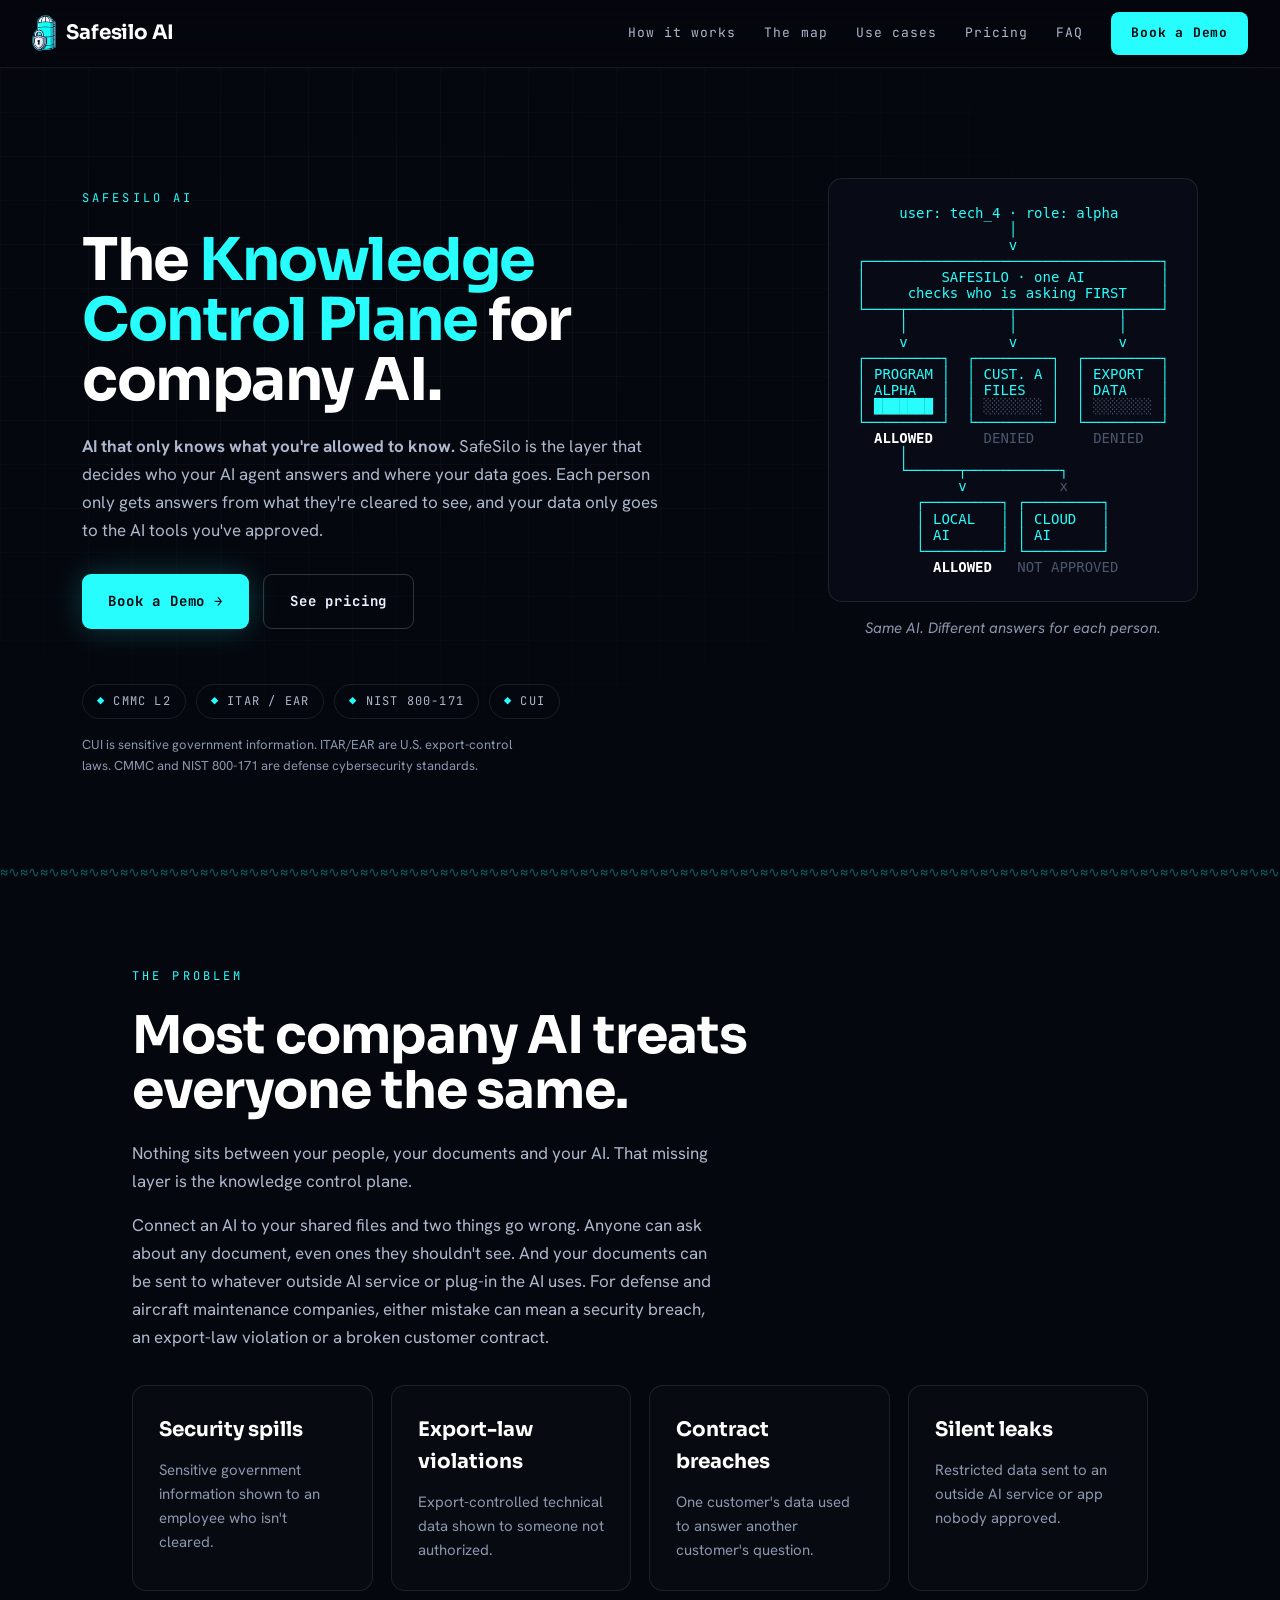
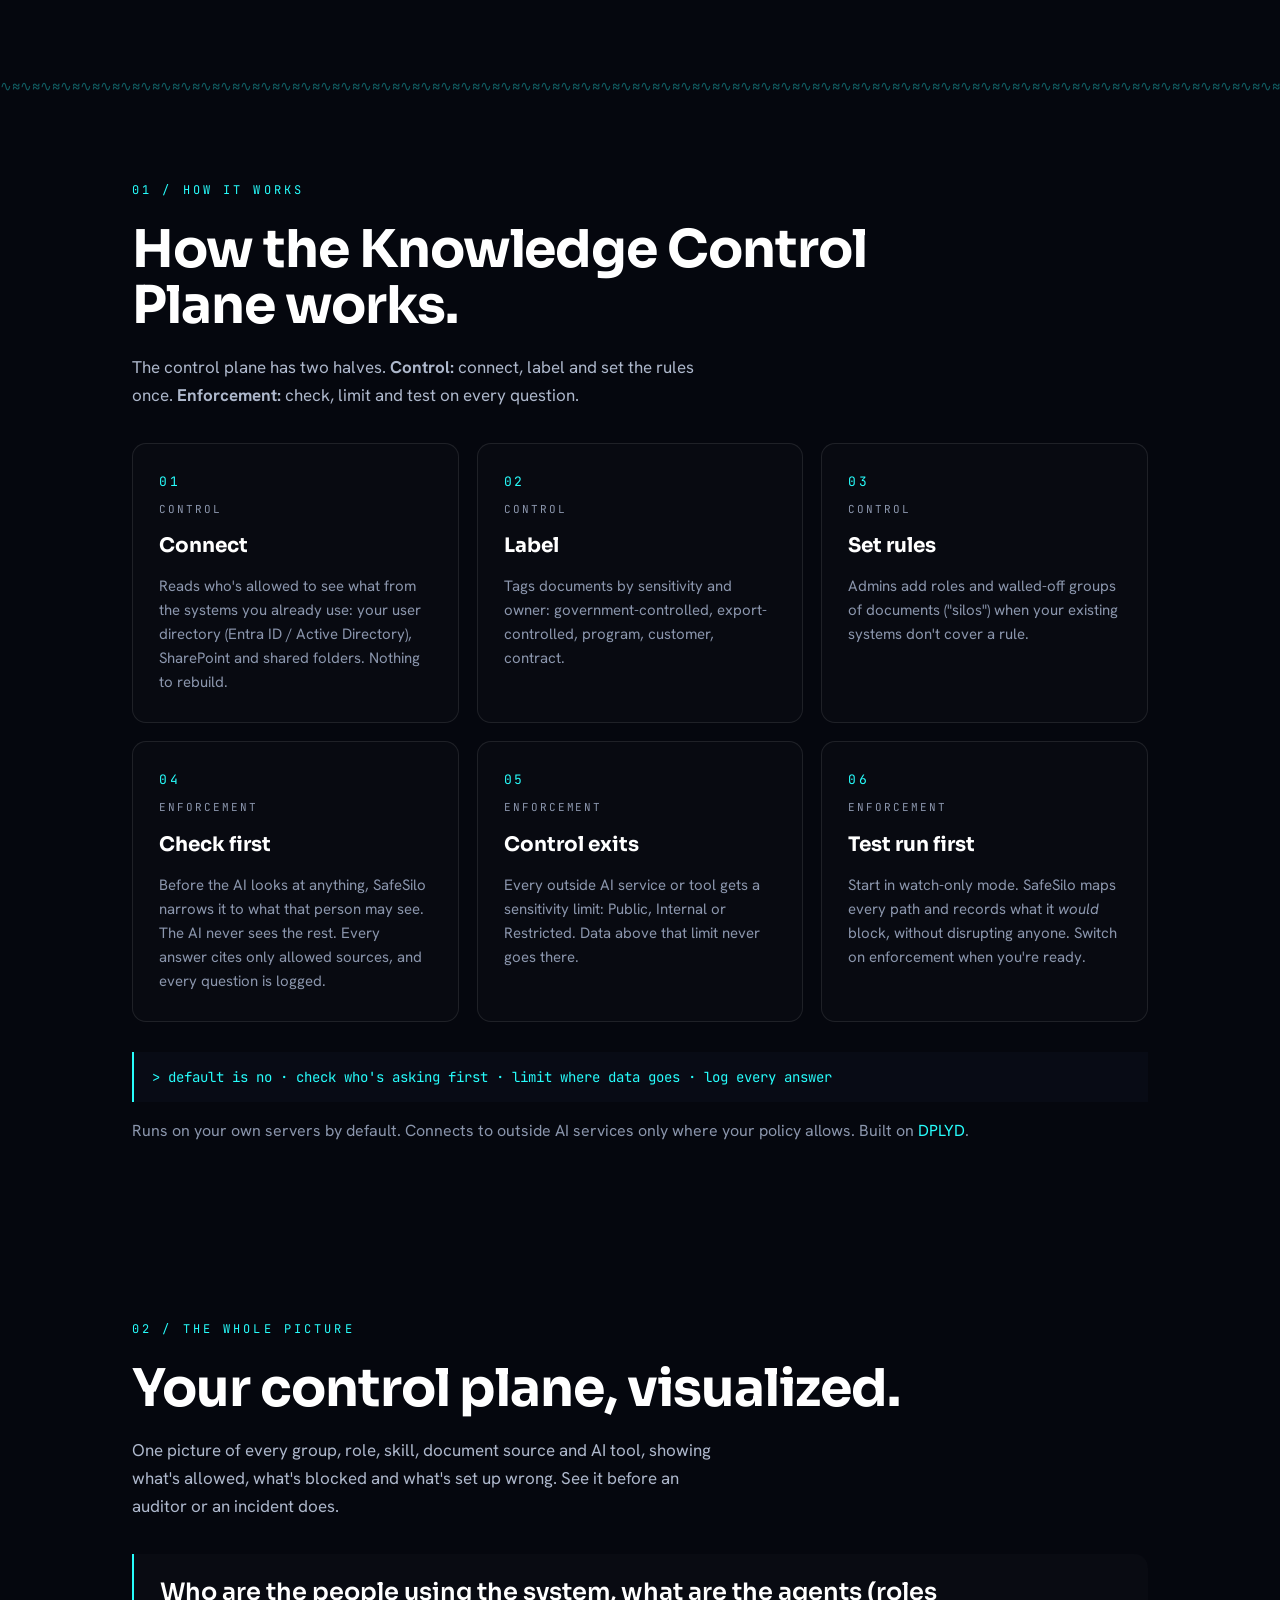
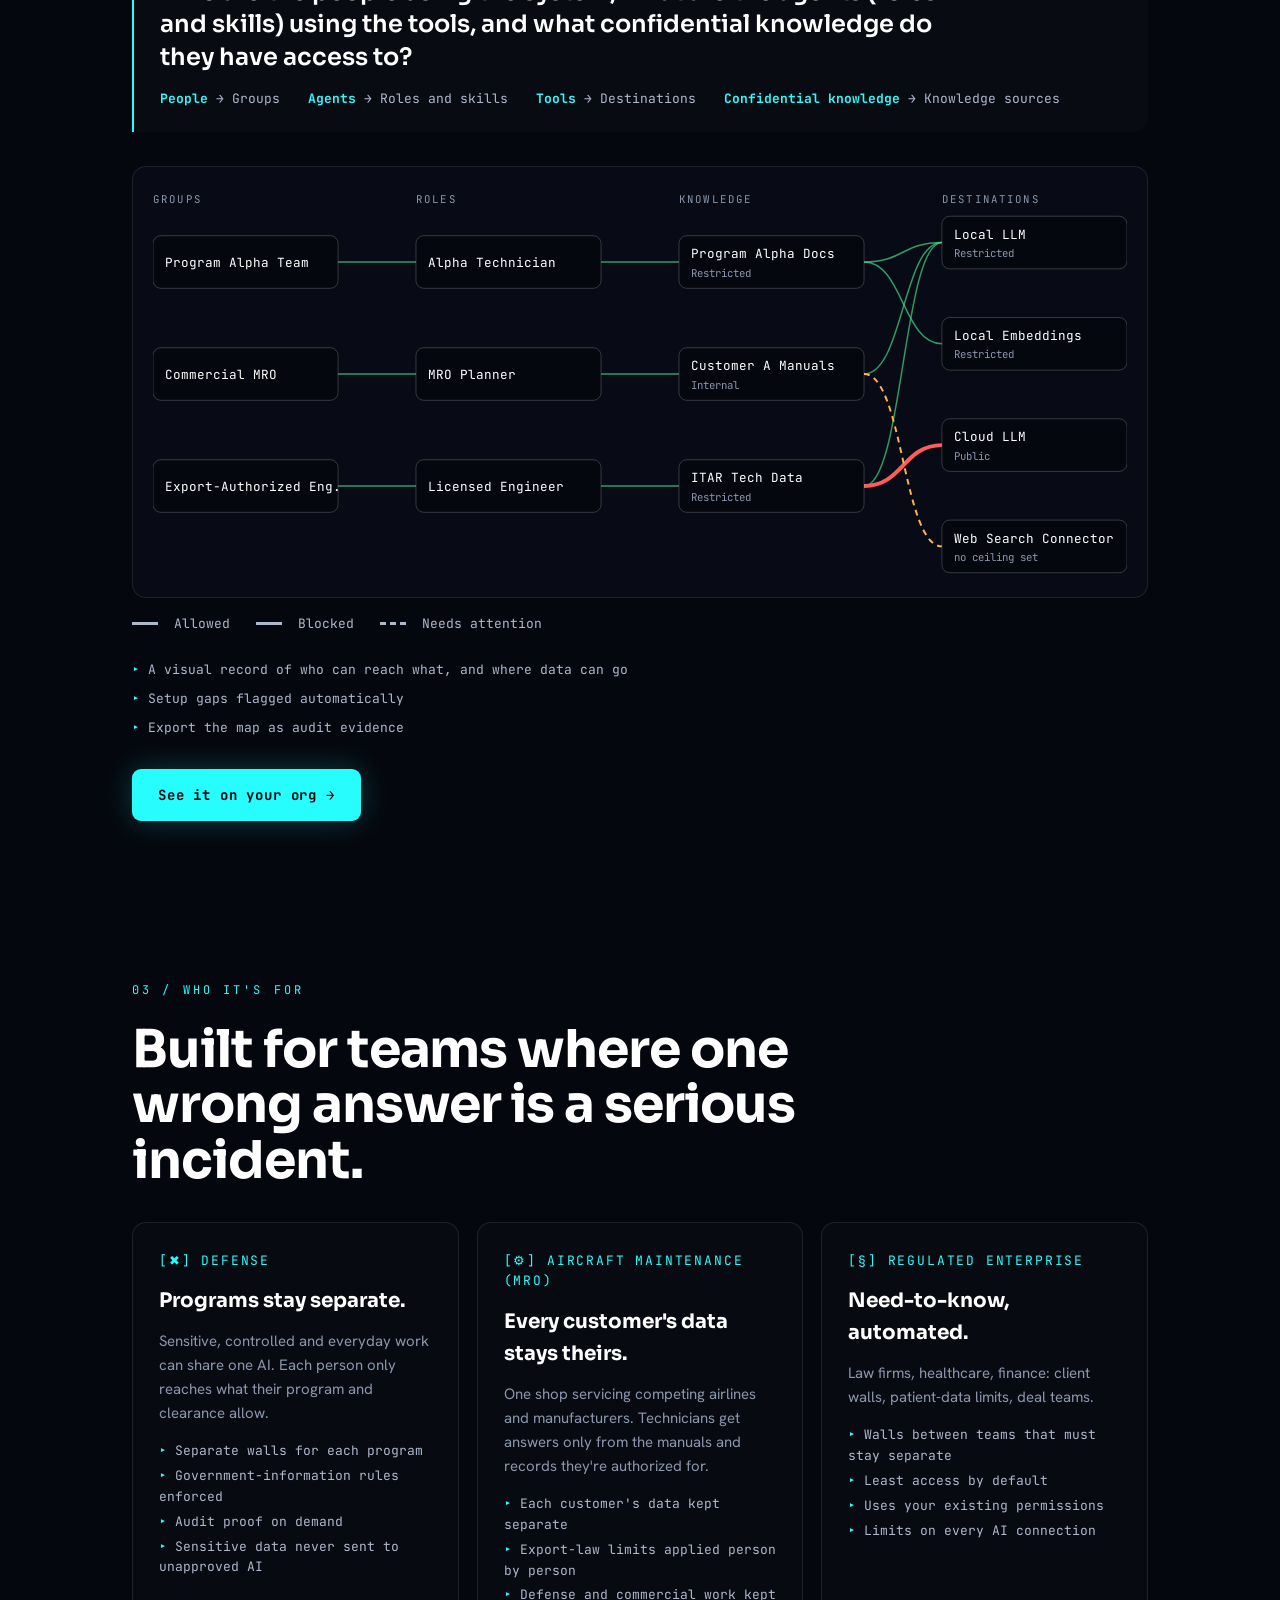
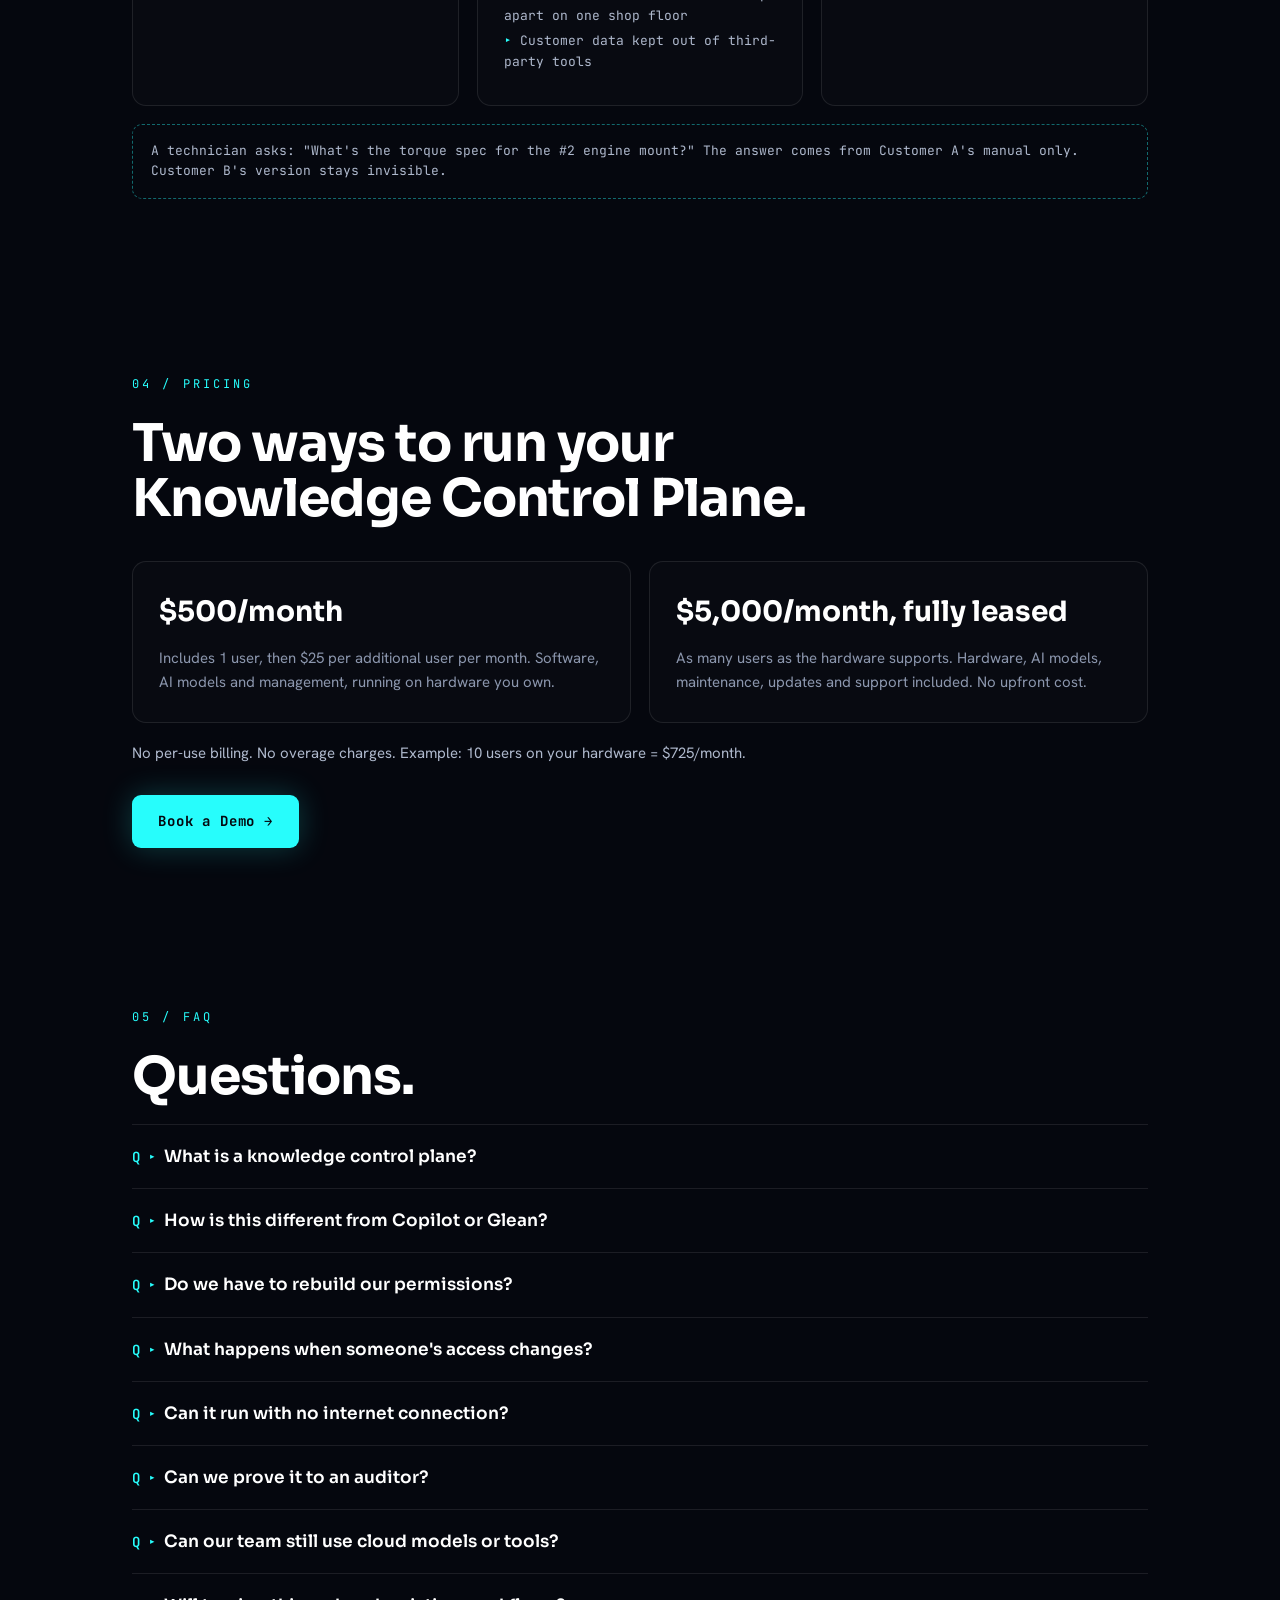
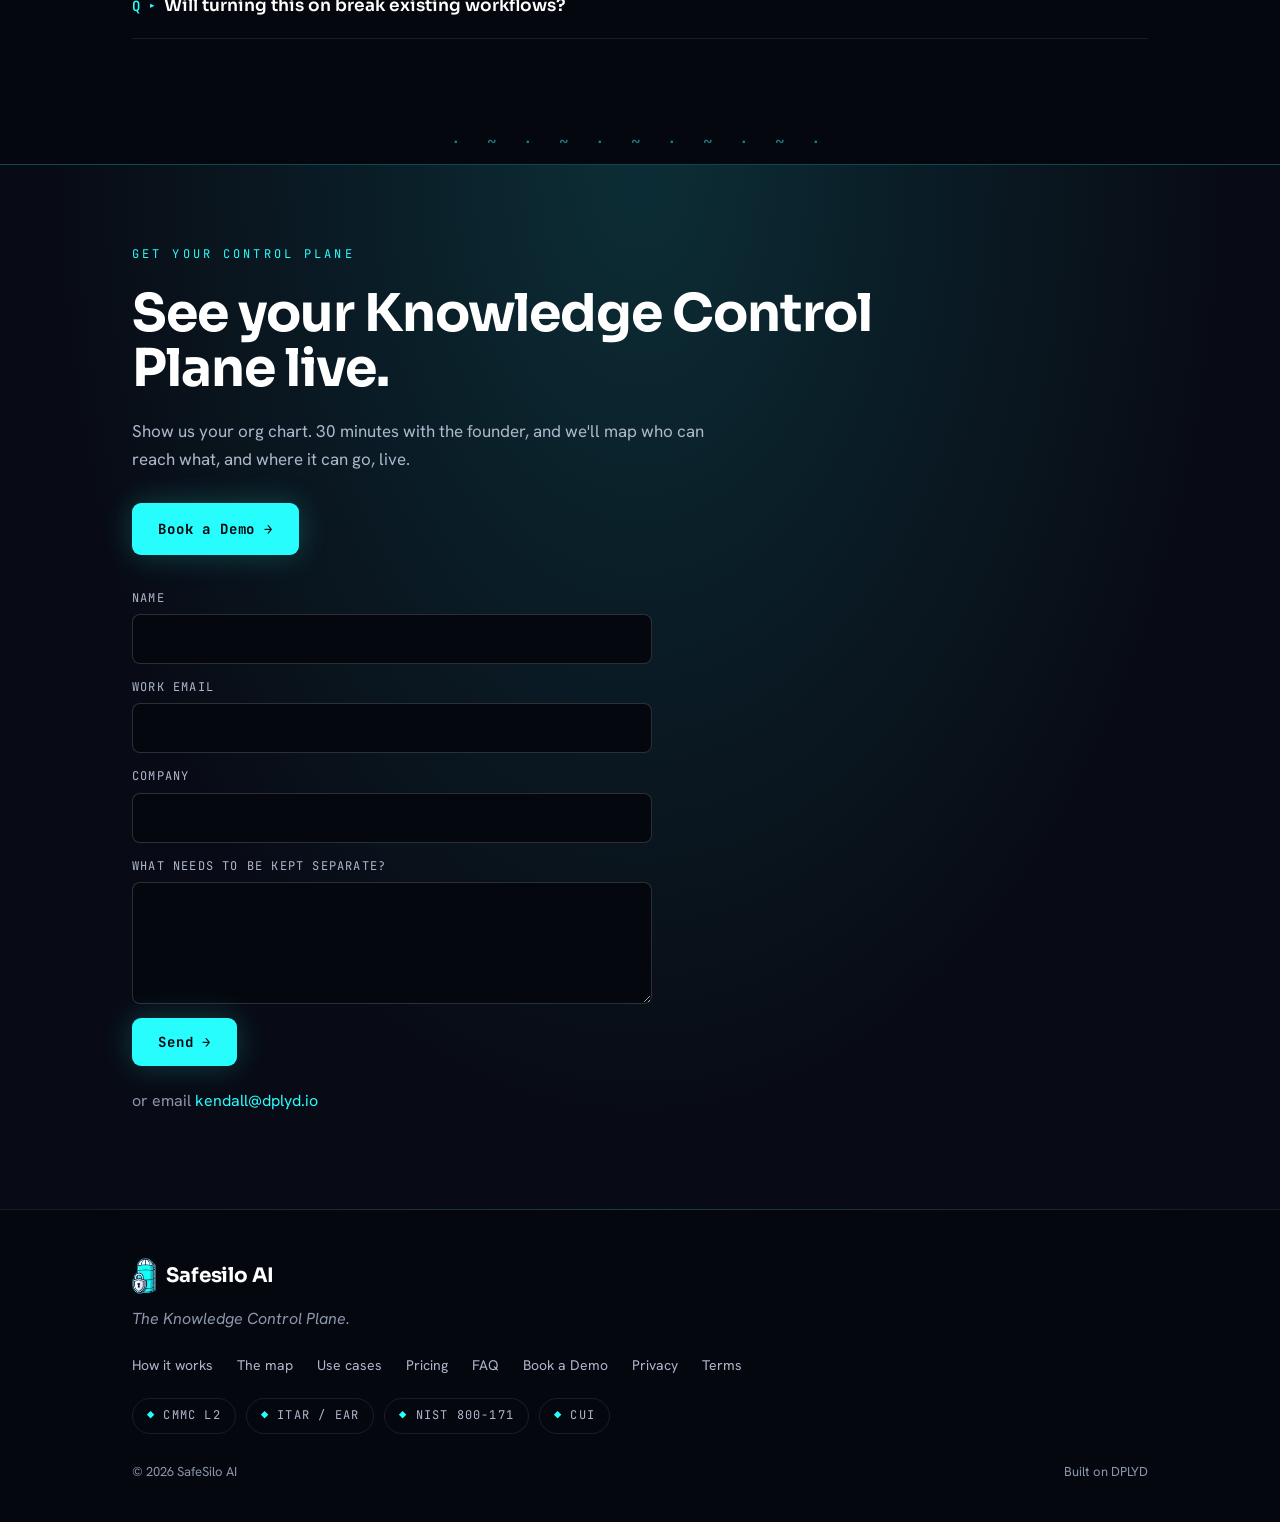
<file: index.html>
<!doctype html>
<html lang="en">
<head>
<meta charset="utf-8">
<meta name="viewport" content="width=device-width, initial-scale=1">
<title>The Knowledge Control Plane for Company AI — SafeSilo</title>
<meta name="description" content="The Knowledge Control Plane: one layer that decides who your company AI answers and where your data can go. Built for defense, aircraft maintenance and other regulated teams. Starts at $500/month.">
<link rel="canonical" href="https://safesilo.ai/">
<meta property="og:type" content="website">
<meta property="og:title" content="The Knowledge Control Plane for Company AI — SafeSilo">
<meta property="og:description" content="The Knowledge Control Plane: one layer that decides who your company AI answers and where your data can go. Built for defense, aircraft maintenance and other regulated teams. Starts at $500/month.">
<meta property="og:url" content="https://safesilo.ai/">
<meta property="og:image" content="https://safesilo.ai/assets/og-card.png">
<meta name="twitter:card" content="summary_large_image">
<link rel="icon" type="image/png" sizes="32x32" href="assets/favicon-32.png">
<link rel="apple-touch-icon" href="assets/favicon-180.png">
<link rel="preconnect" href="https://fonts.googleapis.com">
<link rel="preconnect" href="https://fonts.gstatic.com" crossorigin>
<link href="https://fonts.googleapis.com/css2?family=Sora:wght@400;500;600;700&family=Hanken+Grotesk:wght@400;500&family=JetBrains+Mono:wght@400;500;700&display=swap" rel="stylesheet">
<link rel="stylesheet" href="style.css">
</head>
<body id="top">

<header>
  <div class="bar">
    <a class="brand" href="#top" aria-label="Safesilo AI home"><img src="assets/logo-256.png" alt="" width="20" height="36"><span>Safesilo AI</span></a>
    <input type="checkbox" id="menu" aria-label="Toggle menu">
    <label for="menu" class="burger" aria-hidden="true">≡</label>
    <nav>
      <a href="#how">How it works</a>
      <a href="#paths">The map</a>
      <a href="#use-cases">Use cases</a>
      <a href="#pricing">Pricing</a>
      <a href="#faq">FAQ</a>
      <a href="#book" class="btn btn-primary btn-sm">Book a Demo</a>
    </nav>
  </div>
</header>

<main>

<!-- HERO -->
<section class="hero">
  <div class="wrap">
    <div class="hero-grid">
    <div class="hero-copy">
    <p class="eyebrow">SafeSilo AI</p>
    <h1>The <span class="hl">Knowledge Control Plane</span> for company AI.</h1>
    <p class="lead"><b>AI that only knows what you're allowed to know.</b> SafeSilo is the layer that decides who your AI agent answers and where your data goes. Each person only gets answers from what they're cleared to see, and your data only goes to the AI tools you've approved.</p>
    <div class="cta-row">
      <a href="#book" class="btn btn-primary">Book a Demo <span>→</span></a>
      <a href="#pricing" class="btn btn-ghost">See pricing</a>
    </div>
    </div>
    <div class="hero-art">
    <p class="sr">Diagram: a technician asks the one SafeSilo AI a question. SafeSilo first checks who is asking. Only the Program Alpha files are allowed. Customer A files and export-controlled data are denied. Program Alpha data can go to the local AI, but not to the cloud AI, which is not approved for it.</p>
    <pre class="ascii" aria-hidden="true">     user: tech_4 · role: alpha
                  │
                  v
┌───────────────────────────────────┐
│         SAFESILO · one AI         │
│     checks who is asking FIRST    │
└────┬────────────┬────────────┬────┘
     │            │            │
     v            v            v
┌─────────┐  ┌─────────┐  ┌─────────┐
│ PROGRAM │  │ CUST. A │  │ EXPORT  │
│ ALPHA   │  │ FILES   │  │ DATA    │
│ ███████ │  │ <span class="dim">░░░░░░░</span> │  │ <span class="dim">░░░░░░░</span> │
└─────────┘  └─────────┘  └─────────┘
  <b>ALLOWED</b>      <span class="dim">DENIED</span>       <span class="dim">DENIED</span>
     │
     └──────┬───────────┐
            v           <span class="dim">x</span>
       ┌─────────┐ ┌─────────┐
       │ LOCAL   │ │ CLOUD   │
       │ AI      │ │ AI      │
       └─────────┘ └─────────┘
         <b>ALLOWED</b>   <span class="dim">NOT APPROVED</span></pre>
    <p class="caption">Same AI. Different answers for each person.</p>
    </div>
    </div>
    <ul class="chips">
      <li>CMMC L2</li><li>ITAR / EAR</li><li>NIST 800-171</li><li>CUI</li>
    </ul>
    <p class="gloss">CUI is sensitive government information. ITAR/EAR are U.S. export-control laws. CMMC and NIST 800-171 are defense cybersecurity standards.</p>
  </div>
</section>

<div class="wave" aria-hidden="true">≈∿≈∿≈∿≈∿≈∿≈∿≈∿≈∿≈∿≈∿≈∿≈∿≈∿≈∿≈∿≈∿≈∿≈∿≈∿≈∿≈∿≈∿≈∿≈∿≈∿≈∿≈∿≈∿≈∿≈∿≈∿≈∿≈∿≈∿≈∿≈∿≈∿≈∿≈∿≈∿≈∿≈∿≈∿≈∿≈∿≈∿≈∿≈∿≈∿≈∿≈∿≈∿≈∿≈∿≈∿≈∿≈∿≈∿≈∿≈∿≈∿≈∿≈∿≈∿≈∿≈∿≈∿≈∿≈∿≈∿≈∿≈∿≈∿≈∿≈∿≈∿≈∿≈∿≈∿≈∿≈∿≈∿≈∿≈∿≈∿≈∿≈∿≈∿≈∿≈∿≈∿≈∿≈∿≈∿≈∿≈∿≈∿</div>

<!-- PROBLEM -->
<section id="problem">
  <div class="wrap">
    <p class="eyebrow">The problem</p>
    <h2>Most company AI treats everyone the same.</h2>
    <p class="lead">Nothing sits between your people, your documents and your AI. That missing layer is the knowledge control plane.</p>
    <p class="lead">Connect an AI to your shared files and two things go wrong. Anyone can ask about any document, even ones they shouldn't see. And your documents can be sent to whatever outside AI service or plug-in the AI uses. For defense and aircraft maintenance companies, either mistake can mean a security breach, an export-law violation or a broken customer contract.</p>
    <div class="grid four">
      <div class="card"><h3>Security spills</h3><p>Sensitive government information shown to an employee who isn't cleared.</p></div>
      <div class="card"><h3>Export-law violations</h3><p>Export-controlled technical data shown to someone not authorized.</p></div>
      <div class="card"><h3>Contract breaches</h3><p>One customer's data used to answer another customer's question.</p></div>
      <div class="card"><h3>Silent leaks</h3><p>Restricted data sent to an outside AI service or app nobody approved.</p></div>
    </div>
  </div>
</section>

<div class="wave" aria-hidden="true">∿≈∿≈∿≈∿≈∿≈∿≈∿≈∿≈∿≈∿≈∿≈∿≈∿≈∿≈∿≈∿≈∿≈∿≈∿≈∿≈∿≈∿≈∿≈∿≈∿≈∿≈∿≈∿≈∿≈∿≈∿≈∿≈∿≈∿≈∿≈∿≈∿≈∿≈∿≈∿≈∿≈∿≈∿≈∿≈∿≈∿≈∿≈∿≈∿≈∿≈∿≈∿≈∿≈∿≈∿≈∿≈∿≈∿≈∿≈∿≈∿≈∿≈∿≈∿≈∿≈∿≈∿≈∿≈∿≈∿≈∿≈∿≈∿≈∿≈∿≈∿≈∿≈∿≈∿≈∿≈∿≈∿≈∿≈∿≈∿≈∿≈∿≈∿≈∿≈∿≈</div>

<!-- HOW -->
<section id="how">
  <div class="wrap">
    <p class="eyebrow">01 / How it works</p>
    <h2>How the Knowledge Control Plane works.</h2>
    <p class="lead">The control plane has two halves. <b>Control:</b> connect, label and set the rules once. <b>Enforcement:</b> check, limit and test on every question.</p>
    <div class="grid">
      <div class="card"><span class="num">01</span><span class="tag">Control</span><h3>Connect</h3><p>Reads who's allowed to see what from the systems you already use: your user directory (Entra ID / Active Directory), SharePoint and shared folders. Nothing to rebuild.</p></div>
      <div class="card"><span class="num">02</span><span class="tag">Control</span><h3>Label</h3><p>Tags documents by sensitivity and owner: government-controlled, export-controlled, program, customer, contract.</p></div>
      <div class="card"><span class="num">03</span><span class="tag">Control</span><h3>Set rules</h3><p>Admins add roles and walled-off groups of documents ("silos") when your existing systems don't cover a rule.</p></div>
      <div class="card"><span class="num">04</span><span class="tag">Enforcement</span><h3>Check first</h3><p>Before the AI looks at anything, SafeSilo narrows it to what that person may see. The AI never sees the rest. Every answer cites only allowed sources, and every question is logged.</p></div>
      <div class="card"><span class="num">05</span><span class="tag">Enforcement</span><h3>Control exits</h3><p>Every outside AI service or tool gets a sensitivity limit: Public, Internal or Restricted. Data above that limit never goes there.</p></div>
      <div class="card"><span class="num">06</span><span class="tag">Enforcement</span><h3>Test run first</h3><p>Start in watch-only mode. SafeSilo maps every path and records what it <em>would</em> block, without disrupting anyone. Switch on enforcement when you're ready.</p></div>
    </div>
    <p class="callout">&gt; default is no · check who's asking first · limit where data goes · log every answer</p>
    <p class="muted">Runs on your own servers by default. Connects to outside AI services only where your policy allows. Built on <a href="https://dplyd.io" class="hi">DPLYD</a>.</p>
  </div>
</section>

<!-- PATHS -->
<section id="paths">
  <div class="wrap">
    <p class="eyebrow">02 / The whole picture</p>
    <h2>Your control plane, visualized.</h2>
    <p class="lead">One picture of every group, role, skill, document source and AI tool, showing what's allowed, what's blocked and what's set up wrong. See it before an auditor or an incident does.</p>
    <blockquote class="ask">
      <p>Who are the people using the system, what are the agents (roles and skills) using the tools, and what confidential knowledge do they have access to?</p>
      <ul>
        <li><b>People</b> → Groups</li>
        <li><b>Agents</b> → Roles and skills</li>
        <li><b>Tools</b> → Destinations</li>
        <li><b>Confidential knowledge</b> → Knowledge sources</li>
      </ul>
    </blockquote>
    <div class="graph"><svg viewBox="0 0 1000 400" role="img" aria-labelledby="gt" xmlns="http://www.w3.org/2000/svg" class="graph-svg"><title id="gt">Access graph showing roles connected to knowledge sources and AI destinations, with allowed, blocked and flagged paths.</title><path d="M190 77.0 C230.0 77.0 230.0 77.0 270 77.0" class="e-g"/><path d="M190 192.0 C230.0 192.0 230.0 192.0 270 192.0" class="e-g"/><path d="M190 307.0 C230.0 307.0 230.0 307.0 270 307.0" class="e-g"/><path d="M460 77.0 C500.0 77.0 500.0 77.0 540 77.0" class="e-g"/><path d="M460 192.0 C500.0 192.0 500.0 192.0 540 192.0" class="e-g"/><path d="M460 307.0 C500.0 307.0 500.0 307.0 540 307.0" class="e-g"/><path d="M730 77.0 C770.0 77.0 770.0 57.0 810 57.0" class="e-g"/><path d="M730 77.0 C770.0 77.0 770.0 161.0 810 161.0" class="e-g"/><path d="M730 192.0 C770.0 192.0 770.0 57.0 810 57.0" class="e-g"/><path d="M730 307.0 C770.0 307.0 770.0 57.0 810 57.0" class="e-g"/><path d="M730 307.0 C770.0 307.0 770.0 265.0 810 265.0" class="e-r"/><path d="M730 192.0 C770.0 192.0 770.0 369.0 810 369.0" class="e-a"/><text x="0" y="16" class="gh">GROUPS</text><rect x="0" y="50" width="190" height="54" rx="8" class="n"/><text x="12" y="82" class="nt">Program Alpha Team</text><rect x="0" y="165" width="190" height="54" rx="8" class="n"/><text x="12" y="197" class="nt">Commercial MRO</text><rect x="0" y="280" width="190" height="54" rx="8" class="n"/><text x="12" y="312" class="nt">Export-Authorized Eng.</text><text x="270" y="16" class="gh">ROLES</text><rect x="270" y="50" width="190" height="54" rx="8" class="n"/><text x="282" y="82" class="nt">Alpha Technician</text><rect x="270" y="165" width="190" height="54" rx="8" class="n"/><text x="282" y="197" class="nt">MRO Planner</text><rect x="270" y="280" width="190" height="54" rx="8" class="n"/><text x="282" y="312" class="nt">Licensed Engineer</text><text x="540" y="16" class="gh">KNOWLEDGE</text><rect x="540" y="50" width="190" height="54" rx="8" class="n"/><text x="552" y="73" class="nt">Program Alpha Docs</text><text x="552" y="92" class="ns">Restricted</text><rect x="540" y="165" width="190" height="54" rx="8" class="n"/><text x="552" y="188" class="nt">Customer A Manuals</text><text x="552" y="207" class="ns">Internal</text><rect x="540" y="280" width="190" height="54" rx="8" class="n"/><text x="552" y="303" class="nt">ITAR Tech Data</text><text x="552" y="322" class="ns">Restricted</text><text x="810" y="16" class="gh">DESTINATIONS</text><rect x="810" y="30" width="190" height="54" rx="8" class="n"/><text x="822" y="53" class="nt">Local LLM</text><text x="822" y="72" class="ns">Restricted</text><rect x="810" y="134" width="190" height="54" rx="8" class="n"/><text x="822" y="157" class="nt">Local Embeddings</text><text x="822" y="176" class="ns">Restricted</text><rect x="810" y="238" width="190" height="54" rx="8" class="n"/><text x="822" y="261" class="nt">Cloud LLM</text><text x="822" y="280" class="ns">Public</text><rect x="810" y="342" width="190" height="54" rx="8" class="n"/><text x="822" y="365" class="nt">Web Search Connector</text><text x="822" y="384" class="ns">no ceiling set</text></svg></div>
    <ul class="legend">
      <li><i class="k-g"></i> Allowed</li>
      <li><i class="k-r"></i> Blocked</li>
      <li><i class="k-a"></i> Needs attention</li>
    </ul>
    <ul class="proof">
      <li>A visual record of who can reach what, and where data can go</li>
      <li>Setup gaps flagged automatically</li>
      <li>Export the map as audit evidence</li>
    </ul>
    <a href="#book" class="btn btn-primary">See it on your org <span>→</span></a>
  </div>
</section>

<!-- USE CASES -->
<section id="use-cases">
  <div class="wrap">
    <p class="eyebrow">03 / Who it's for</p>
    <h2>Built for teams where one wrong answer is a serious incident.</h2>
    <div class="grid">
      <div class="card">
        <span class="icon">[✖] DEFENSE</span>
        <h3>Programs stay separate.</h3>
        <p>Sensitive, controlled and everyday work can share one AI. Each person only reaches what their program and clearance allow.</p>
        <ul><li>Separate walls for each program</li><li>Government-information rules enforced</li><li>Audit proof on demand</li><li>Sensitive data never sent to unapproved AI</li></ul>
      </div>
      <div class="card">
        <span class="icon">[⚙] AIRCRAFT MAINTENANCE (MRO)</span>
        <h3>Every customer's data stays theirs.</h3>
        <p>One shop servicing competing airlines and manufacturers. Technicians get answers only from the manuals and records they're authorized for.</p>
        <ul><li>Each customer's data kept separate</li><li>Export-law limits applied person by person</li><li>Defense and commercial work kept apart on one shop floor</li><li>Customer data kept out of third-party tools</li></ul>
      </div>
      <div class="card">
        <span class="icon">[§] REGULATED ENTERPRISE</span>
        <h3>Need-to-know, automated.</h3>
        <p>Law firms, healthcare, finance: client walls, patient-data limits, deal teams.</p>
        <ul><li>Walls between teams that must stay separate</li><li>Least access by default</li><li>Uses your existing permissions</li><li>Limits on every AI connection</li></ul>
      </div>
    </div>
    <p class="strip">A technician asks: "What's the torque spec for the #2 engine mount?" The answer comes from Customer A's manual only. Customer B's version stays invisible.</p>
  </div>
</section>

<!-- PRICING -->
<section id="pricing">
  <div class="wrap">
    <p class="eyebrow">04 / Pricing</p>
    <h2>Two ways to run your Knowledge Control Plane.</h2>
    <div class="grid">
      <div class="card price">
        <h3>$500/month</h3>
        <p>Includes 1 user, then $25 per additional user per month. Software, AI models and management, running on hardware you own.</p>
      </div>
      <div class="card price">
        <h3>$5,000/month, fully leased</h3>
        <p>As many users as the hardware supports. Hardware, AI models, maintenance, updates and support included. No upfront cost.</p>
      </div>
    </div>
    <p class="note">No per-use billing. No overage charges. Example: 10 users on your hardware = $725/month.</p>
    <a href="https://cal.com/kdplyd/30min" target="_blank" rel="noopener" class="btn btn-primary">Book a Demo <span>→</span></a>
  </div>
</section>

<!-- FAQ -->
<section id="faq">
  <div class="wrap">
    <p class="eyebrow">05 / FAQ</p>
    <h2>Questions.</h2>
    <details><summary>What is a knowledge control plane?</summary><p>The layer between your people, your documents and your AI. It decides who each answer can draw from and which AI tools may receive your data, and it logs every question.</p></details>
    <details><summary>How is this different from Copilot or Glean?</summary><p>Those are AI apps that run in someone else's cloud and rely on a copy of your permissions. SafeSilo is the control plane underneath: it runs on your hardware and checks permissions before the AI sees any content.</p></details>
    <details><summary>Do we have to rebuild our permissions?</summary><p>No. It reads your existing groups and permissions. You only add rules where your current systems fall short.</p></details>
    <details><summary>What happens when someone's access changes?</summary><p>Access updates on a schedule you set (default: near-real-time for changes in your user directory). Once someone's access is removed, it's gone as of their next question.</p></details>
    <details><summary>Can it run with no internet connection?</summary><p>Yes. It can run fully disconnected, with updates delivered offline. If you do allow outside AI services or tools, SafeSilo controls exactly which data can reach them.</p></details>
    <details><summary>Can we prove it to an auditor?</summary><p>Every question is logged: who asked, their role, which sources were used and which were kept out. Export it for audits.</p></details>
    <details><summary>Can our team still use cloud models or tools?</summary><p>Yes, where policy allows. Each outside tool has a sensitivity limit; data above it stays home.</p></details>
    <details><summary>Will turning this on break existing workflows?</summary><p>No. Start in watch-only mode: everything keeps working and every would-be block is recorded. Turn on enforcement when the map looks right.</p></details>
  </div>
</section>

<div class="divider" aria-hidden="true">· ~ · ~ · ~ · ~ · ~ ·</div>

<!-- BOOK -->
<section id="book">
  <div class="wrap">
    <p class="eyebrow">Get your control plane</p>
    <h2>See your Knowledge Control Plane live.</h2>
    <p class="lead">Show us your org chart. 30 minutes with the founder, and we'll map who can reach what, and where it can go, live.</p>
    <div class="cta-row" style="margin-bottom:0">
      <a href="https://cal.com/kdplyd/30min" target="_blank" rel="noopener" class="btn btn-primary">Book a Demo <span>→</span></a>
    </div>
    <form action="mailto:kendall@dplyd.io" method="post" enctype="text/plain">
      <label>NAME<input type="text" name="name" required autocomplete="name"></label>
      <label>WORK EMAIL<input type="email" name="email" required autocomplete="email"></label>
      <label>COMPANY<input type="text" name="company" autocomplete="organization"></label>
      <label>WHAT NEEDS TO BE KEPT SEPARATE?<textarea name="need" rows="4"></textarea></label>
      <input class="hp" type="text" name="website" tabindex="-1" autocomplete="off" aria-hidden="true">
      <button type="submit" class="btn btn-primary">Send →</button>
    </form>
    <p class="muted" style="margin-top:22px">or email <a href="mailto:kendall@dplyd.io" class="hi">kendall@dplyd.io</a></p>
  </div>
</section>

</main>

<footer>
  <div class="wrap">
    <a class="brand" href="#top"><img src="assets/logo-256.png" alt="" width="20" height="36"><span>Safesilo AI</span></a>
    <p class="muted" style="margin-top:12px"><em>The Knowledge Control Plane.</em></p>
    <div class="foot-links">
      <a href="#how">How it works</a><a href="#paths">The map</a><a href="#use-cases">Use cases</a><a href="#pricing">Pricing</a><a href="#faq">FAQ</a><a href="#book">Book a Demo</a><a href="privacy.html">Privacy</a><a href="terms.html">Terms</a>
    </div>
    <ul class="chips"><li>CMMC L2</li><li>ITAR / EAR</li><li>NIST 800-171</li><li>CUI</li></ul>
    <div class="foot-bottom">
      <span>© 2026 SafeSilo AI</span>
      <a href="https://dplyd.io">Built on DPLYD</a>
    </div>
  </div>
</footer>

</body>
</html>
</file>
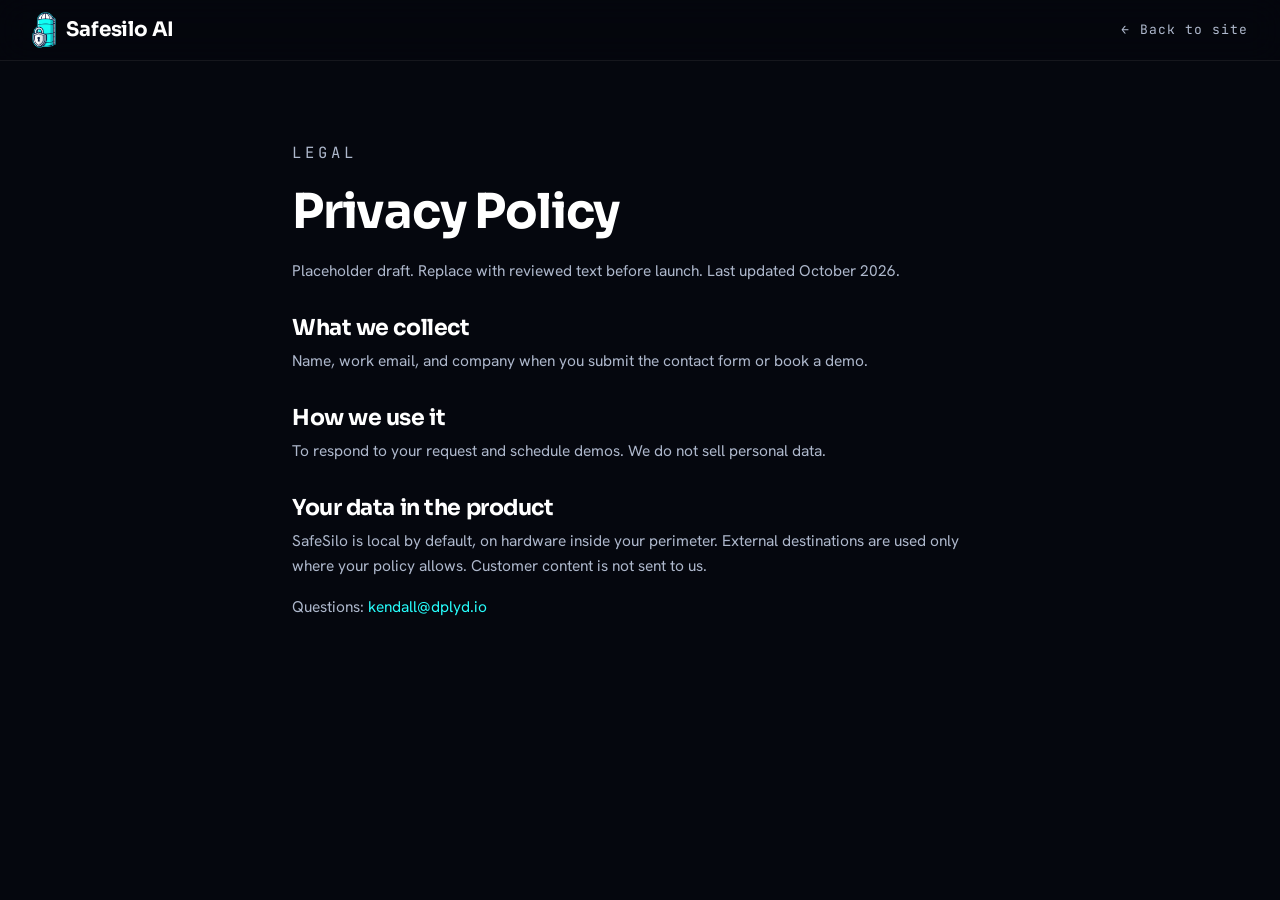
<file: privacy.html>
<!doctype html>
<html lang="en"><head><meta charset="utf-8"><meta name="viewport" content="width=device-width, initial-scale=1">
<title>Privacy Policy — SafeSilo AI</title>
<link rel="icon" type="image/png" href="assets/favicon-32.png">
<link href="https://fonts.googleapis.com/css2?family=Sora:wght@400;600;700&family=Hanken+Grotesk:wght@400;500&family=JetBrains+Mono:wght@400;700&display=swap" rel="stylesheet">
<link rel="stylesheet" href="style.css"></head>
<body>
<header><div class="bar"><a class="brand" href="index.html"><img src="assets/logo-256.png" alt="" width="20" height="36"><span>Safesilo AI</span></a><nav><a href="index.html">← Back to site</a></nav></div></header>
<main><div class="wrap legal"><p class="eyebrow">Legal</p><h1>Privacy Policy</h1>
<p class="muted">Placeholder draft. Replace with reviewed text before launch. Last updated October 2026.</p>
<h2>What we collect</h2><p>Name, work email, and company when you submit the contact form or book a demo.</p>
<h2>How we use it</h2><p>To respond to your request and schedule demos. We do not sell personal data.</p>
<h2>Your data in the product</h2><p>SafeSilo is local by default, on hardware inside your perimeter. External destinations are used only where your policy allows. Customer content is not sent to us.</p>
<p>Questions: <a class="hi" href="mailto:kendall@dplyd.io">kendall@dplyd.io</a></p></div></main>
</body></html>
</file>
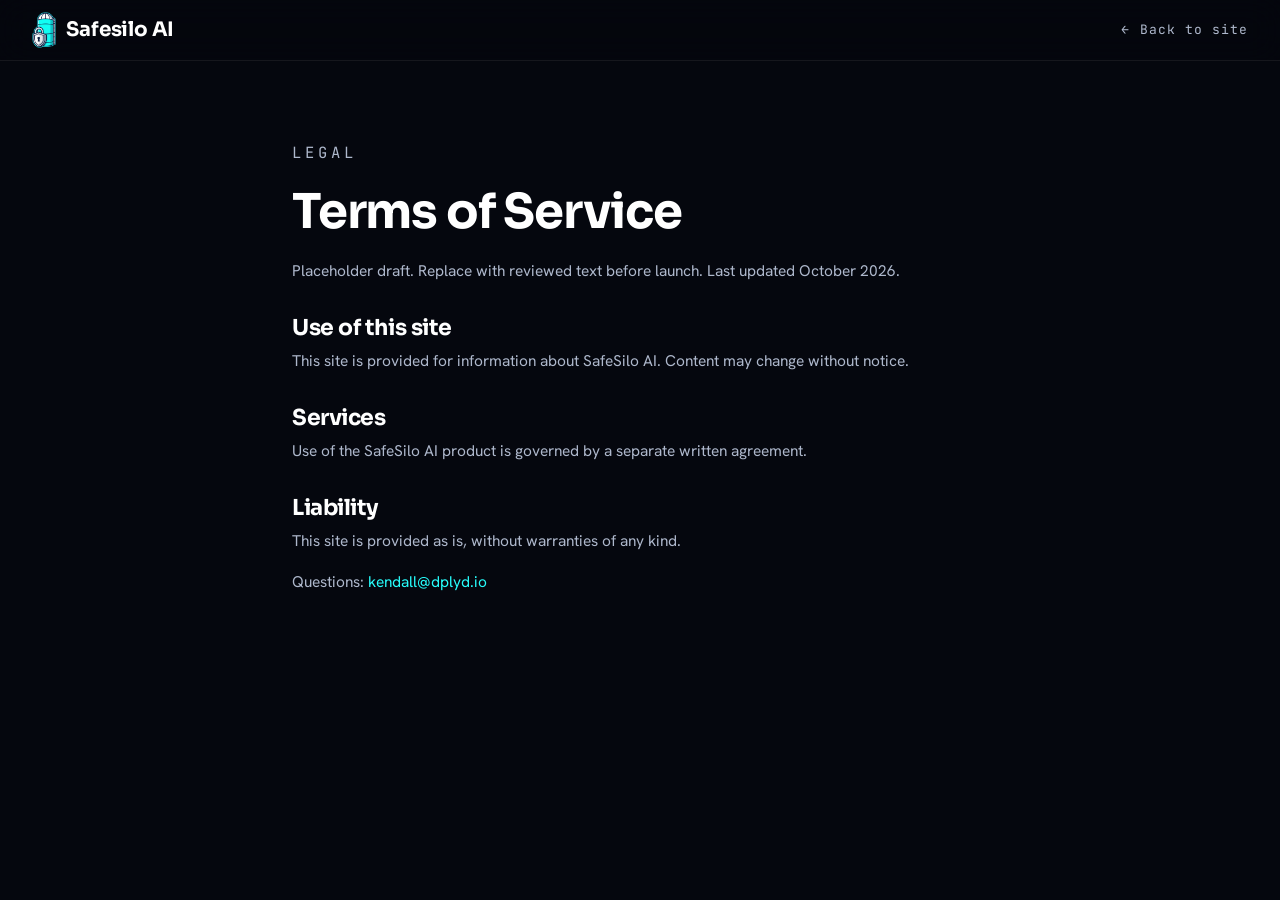
<file: terms.html>
<!doctype html>
<html lang="en"><head><meta charset="utf-8"><meta name="viewport" content="width=device-width, initial-scale=1">
<title>Terms of Service — SafeSilo AI</title>
<link rel="icon" type="image/png" href="assets/favicon-32.png">
<link href="https://fonts.googleapis.com/css2?family=Sora:wght@400;600;700&family=Hanken+Grotesk:wght@400;500&family=JetBrains+Mono:wght@400;700&display=swap" rel="stylesheet">
<link rel="stylesheet" href="style.css"></head>
<body>
<header><div class="bar"><a class="brand" href="index.html"><img src="assets/logo-256.png" alt="" width="20" height="36"><span>Safesilo AI</span></a><nav><a href="index.html">← Back to site</a></nav></div></header>
<main><div class="wrap legal"><p class="eyebrow">Legal</p><h1>Terms of Service</h1>
<p class="muted">Placeholder draft. Replace with reviewed text before launch. Last updated October 2026.</p>
<h2>Use of this site</h2><p>This site is provided for information about SafeSilo AI. Content may change without notice.</p>
<h2>Services</h2><p>Use of the SafeSilo AI product is governed by a separate written agreement.</p>
<h2>Liability</h2><p>This site is provided as is, without warranties of any kind.</p>
<p>Questions: <a class="hi" href="mailto:kendall@dplyd.io">kendall@dplyd.io</a></p></div></main>
</body></html>
</file>
<file: style.css>
:root {
  --bg: #05070E;
  --bg2: #080B15;
  --text: #EAF0FF;
  --muted: #8B96AD;
  --soft: #AEB8CC;
  --cyan: #27FDFC;
  --line: rgba(255,255,255,0.09);
  --line-soft: rgba(255,255,255,0.07);
  --card: rgba(255,255,255,0.015);
  --sora: 'Sora', sans-serif;
  --body: 'Hanken Grotesk', system-ui, sans-serif;
  --mono: 'JetBrains Mono', ui-monospace, monospace;
}
* { box-sizing: border-box; }
html { scroll-behavior: smooth; }
body { margin: 0; background: var(--bg); color: var(--text); font-family: var(--body); -webkit-font-smoothing: antialiased; overflow-x: hidden; line-height: 1.6; }
::selection { background: var(--cyan); color: var(--bg); }
a { text-decoration: none; color: inherit; }
:focus-visible { outline: 2px solid var(--cyan); outline-offset: 3px; border-radius: 4px; }
.sr { position: absolute; width: 1px; height: 1px; overflow: hidden; clip: rect(0 0 0 0); white-space: nowrap; }

.wrap { max-width: 1080px; margin: 0 auto; padding: clamp(48px,7vw,80px) 32px; }
section[id] { scroll-margin-top: 90px; }
.eyebrow { font-family: var(--mono); font-size: 12px; letter-spacing: .26em; text-transform: uppercase; color: var(--cyan); margin: 0 0 22px; }
h1, h2, h3 { font-family: var(--sora); color: #fff; margin: 0; }
h1 { font-weight: 700; font-size: clamp(38px,6.2vw,68px); line-height: 1.02; letter-spacing: -.025em; margin-bottom: 22px; max-width: 16ch; }
h2 { font-weight: 700; font-size: clamp(30px,5vw,52px); line-height: 1.06; letter-spacing: -.02em; margin-bottom: 20px; max-width: 20ch; }
h3 { font-weight: 700; font-size: clamp(20px,3vw,26px); margin-bottom: 12px; }
.hi { color: var(--cyan); }
p { margin: 0 0 16px; }
.lead { font-size: 17px; line-height: 1.65; color: var(--soft); max-width: 58ch; }
.muted { color: var(--muted); }
.mono { font-family: var(--mono); }

/* buttons */
.btn { display: inline-flex; align-items: center; gap: 9px; font-family: var(--mono); font-weight: 700; letter-spacing: .06em; font-size: 14px; padding: 15px 26px; border-radius: 9px; transition: transform .15s ease, box-shadow .25s ease, border-color .2s ease, color .2s ease; }
.btn-primary { background: var(--cyan); color: var(--bg); box-shadow: 0 0 30px rgba(39,253,252,.22); }
.btn-primary:hover { transform: translateY(-2px); box-shadow: 0 10px 40px rgba(39,253,252,.4); }
.btn-ghost { border: 1px solid rgba(255,255,255,.18); color: var(--text); }
.btn-ghost:hover { border-color: var(--cyan); color: var(--cyan); }
.btn-sm { font-size: 13px; padding: 11px 20px; border-radius: 8px; box-shadow: none; }

/* header */
header { position: sticky; top: 0; z-index: 100; backdrop-filter: blur(16px); -webkit-backdrop-filter: blur(16px); background: rgba(5,7,14,.7); border-bottom: 1px solid var(--line-soft); }
.bar { max-width: 1280px; margin: 0 auto; padding: 12px 32px; display: flex; align-items: center; justify-content: space-between; gap: 24px; }
.brand { display: flex; align-items: center; gap: 10px; flex-shrink: 0; }
.brand img { height: 36px; width: auto; display: block; }
.brand span { font-family: var(--sora); font-weight: 700; font-size: 20px; letter-spacing: -.01em; color: #fff; }
nav { display: flex; align-items: center; gap: 28px; }
nav a:not(.btn) { font-family: var(--mono); font-size: 13px; letter-spacing: .08em; color: var(--soft); transition: color .2s; }
nav a:not(.btn):hover { color: var(--cyan); }
#menu, .burger { display: none; }

/* hero */
.hero { position: relative; }
.hero::before { content: ""; position: absolute; inset: 0; background-image: linear-gradient(var(--line-soft) 1px, transparent 1px), linear-gradient(90deg, var(--line-soft) 1px, transparent 1px); background-size: 44px 44px; mask-image: radial-gradient(ellipse at 30% 30%, #000, transparent 70%); -webkit-mask-image: radial-gradient(ellipse at 30% 30%, #000, transparent 70%); opacity: .5; pointer-events: none; }
.hero .wrap { position: relative; padding-top: clamp(56px,9vw,110px); }
.cta-row { display: flex; flex-wrap: wrap; gap: 14px; margin: 30px 0 44px; }
pre.ascii { font-family: ui-monospace, 'SF Mono', Menlo, Consolas, 'DejaVu Sans Mono', monospace; font-variant-ligatures: none; font-size: 14px; line-height: 1.15; color: var(--cyan); background: var(--bg2); border: 1px solid var(--line); border-radius: 14px; padding: 26px 28px; margin: 0 0 14px; overflow-x: auto; width: fit-content; max-width: 100%; }
pre.ascii .dim { color: #4b566e; }
pre.ascii b { color: #fff; }
.caption { font-style: italic; color: var(--muted); font-size: 15px; margin-bottom: 34px; }
.chips { display: flex; flex-wrap: wrap; gap: 10px; list-style: none; padding: 0; margin: 0; }
.chips li { font-family: var(--mono); font-size: 12px; letter-spacing: .1em; color: var(--soft); border: 1px solid var(--line); border-radius: 999px; padding: 7px 14px; }
.chips li::before { content: "◆ "; color: var(--cyan); }

.wave { font-family: var(--mono); color: rgba(39,253,252,.35); white-space: nowrap; overflow: hidden; text-align: center; font-size: 14px; user-select: none; padding: 4px 0; }

/* grids and cards */
.grid { display: grid; grid-template-columns: repeat(auto-fit, minmax(min(100%,280px), 1fr)); gap: 18px; margin-top: 34px; }
.card { border: 1px solid var(--line); border-radius: 14px; padding: 28px 26px; background: var(--card); transition: border-color .25s ease, transform .25s ease; }
.card:hover { border-color: rgba(39,253,252,.4); transform: translateY(-4px); }
.card p { font-size: 15px; color: var(--muted); margin: 0; }
.card h3 { font-size: 20px; }
.num { font-family: var(--mono); font-size: 13px; letter-spacing: .2em; color: var(--cyan); margin-bottom: 14px; display: block; }
.tag { font-family: var(--mono); font-size: 11px; letter-spacing: .18em; text-transform: uppercase; color: var(--muted, #8a97a8); margin: -6px 0 12px; display: block; }
.callout { font-family: var(--mono); font-size: 14px; color: var(--cyan); border-left: 2px solid var(--cyan); background: var(--bg2); padding: 14px 18px; margin: 30px 0 16px; overflow-x: auto; }
.icon { font-family: var(--mono); color: var(--cyan); font-size: 13px; letter-spacing: .14em; display: block; margin-bottom: 14px; }
.card ul { list-style: none; padding: 0; margin: 16px 0 0; font-family: var(--mono); font-size: 13px; color: var(--soft); }
.card li::before { content: "▸ "; color: var(--cyan); }
.card li { margin-bottom: 4px; }
.strip { font-family: var(--mono); font-size: 13px; line-height: 1.6; color: var(--soft); border: 1px dashed rgba(39,253,252,.4); border-radius: 10px; padding: 16px 18px; margin-top: 18px; }

/* pricing */
.price { font-size: 15px; }
.price h3 { font-size: clamp(22px,3vw,28px); }
.price p { color: var(--muted); }
.note { font-size: 15px; color: var(--soft); margin: 18px 0 30px; }

/* faq */
details { border-top: 1px solid var(--line); padding: 18px 0; }
details:last-of-type { border-bottom: 1px solid var(--line); }
summary { cursor: pointer; list-style: none; font-family: var(--sora); font-weight: 600; font-size: 17px; color: #fff; }
summary::-webkit-details-marker { display: none; }
summary::before { content: "Q ▸ "; font-family: var(--mono); color: var(--cyan); font-size: 14px; }
details[open] summary::before { content: "Q ▾ "; }
details p { margin: 12px 0 0; color: var(--muted); font-size: 15.5px; max-width: 70ch; }

/* final cta */
.divider { font-family: var(--mono); color: rgba(39,253,252,.5); text-align: center; letter-spacing: .5em; padding: 10px 0; }
#book { background: radial-gradient(ellipse at 50% 0%, rgba(39,253,252,.14), transparent 65%), var(--bg2); border-top: 1px solid rgba(39,253,252,.25); border-bottom: 1px solid var(--line-soft); }
#book h2 { max-width: 22ch; }
form { display: grid; gap: 14px; max-width: 520px; margin-top: 34px; }
label { font-family: var(--mono); font-size: 12px; letter-spacing: .1em; color: var(--soft); display: grid; gap: 6px; }
input, textarea { font: inherit; font-family: var(--body); font-size: 15px; color: var(--text); background: var(--bg); border: 1px solid rgba(255,255,255,.16); border-radius: 8px; padding: 12px 14px; }
input:focus, textarea:focus { outline: 2px solid var(--cyan); border-color: transparent; }
button.btn { border: 0; cursor: pointer; justify-self: start; }
.hp { position: absolute; left: -9999px; }

/* footer */
footer .wrap { padding-top: 48px; padding-bottom: 40px; }
.foot-links { display: flex; flex-wrap: wrap; gap: 8px 24px; margin: 22px 0; }
.foot-links a { font-size: 14px; color: var(--soft); }
.foot-links a:hover { color: var(--cyan); }
.foot-bottom { display: flex; flex-wrap: wrap; justify-content: space-between; gap: 10px; margin-top: 28px; font-size: 13px; color: var(--muted); }
.foot-bottom a:hover { color: var(--cyan); }

/* legal pages */
.legal { max-width: 760px; }
.legal h1 { font-size: clamp(32px,5vw,48px); max-width: none; }
.legal h2 { font-size: 22px; margin: 32px 0 10px; max-width: none; }
.legal p, .legal li { color: var(--soft); font-size: 15.5px; }

@media (max-width: 860px) {
  .bar { padding: 12px 20px; }
  .wrap { padding-left: 20px; padding-right: 20px; }
  .burger { display: block; cursor: pointer; font-family: var(--mono); font-size: 22px; color: var(--text); padding: 4px 8px; }
  nav { display: none; position: absolute; top: 100%; left: 0; right: 0; flex-direction: column; align-items: stretch; gap: 0; padding: 12px 20px 20px; background: rgba(5,7,14,.97); border-bottom: 1px solid var(--line); }
  nav a:not(.btn) { padding: 12px 0; font-size: 14px; }
  nav .btn { justify-content: center; margin-top: 10px; }
  #menu:checked ~ nav { display: flex; }
  #menu:focus-visible ~ .burger { outline: 2px solid var(--cyan); }
}
@media (max-width: 600px) {
  pre.ascii { font-size: 12px; padding: 18px; }
  .brand span { font-size: 18px; }
}

.grid.four { grid-template-columns: repeat(auto-fit, minmax(min(100%,220px), 1fr)); }

/* access graph */
.graph { margin: 34px 0 16px; border: 1px solid var(--line); border-radius: 14px; background: var(--bg2); padding: 20px; overflow-x: auto; }
.graph-svg { display: block; min-width: 760px; width: 100%; height: auto; font-family: var(--mono); }
.graph-svg .gh { fill: var(--muted); font-size: 11px; letter-spacing: .2em; }
.graph-svg .n { fill: var(--bg); stroke: rgba(255,255,255,.2); }
.graph-svg .nt { fill: #fff; font-size: 13px; }
.graph-svg .ns { fill: var(--muted); font-size: 11px; }
.graph-svg path { fill: none; }
.e-g { stroke: #3DDC84; stroke-width: 1.5; opacity: .7; }
.e-r { stroke: #FF5C5C; stroke-width: 4; }
.e-a { stroke: #FFB547; stroke-width: 2; stroke-dasharray: 6 5; }
.legend, .proof { list-style: none; padding: 0; margin: 0; font-family: var(--mono); font-size: 13px; color: var(--soft); }
.legend { display: flex; flex-wrap: wrap; gap: 8px 26px; margin-bottom: 26px; }
.legend i { display: inline-block; width: 26px; height: 0; border-top: 3px solid; vertical-align: middle; margin-right: 8px; }
.k-g { border-color: #3DDC84; } .k-r { border-color: #FF5C5C; } .k-a { border-color: #FFB547; border-top-style: dashed !important; }
.proof { margin-bottom: 30px; }
.proof li { margin-bottom: 8px; }
.proof li::before { content: "▸ "; color: var(--cyan); }

/* hero two-column */
.hero .wrap { max-width: 1180px; }
.hero-grid { display: grid; grid-template-columns: minmax(0,1fr) auto; gap: clamp(32px,5vw,72px); align-items: center; margin-bottom: 44px; }
.hero-grid h1 { font-size: clamp(34px,4.6vw,60px); }
.hero-grid .cta-row { margin-bottom: 0; }
.hero-art pre.ascii { margin-bottom: 14px; }
.hero-art .caption { margin: 0; text-align: center; }
@media (max-width: 960px) {
  .hero-grid { grid-template-columns: minmax(0,1fr); }
  .hero-grid .cta-row { margin-bottom: 20px; }
}

.ask { margin: 34px 0 0; padding: 22px 26px; border-left: 2px solid var(--cyan); background: var(--card); border-radius: 0 14px 14px 0; }
.ask p { font-family: var(--sora); font-weight: 600; font-size: clamp(18px,2.4vw,24px); line-height: 1.35; color: #fff; margin: 0 0 16px; max-width: 46ch; }
.ask ul { list-style: none; padding: 0; margin: 0; display: flex; flex-wrap: wrap; gap: 8px 28px; font-family: var(--mono); font-size: 13px; color: var(--soft); }
.ask li b { color: var(--cyan); font-weight: 700; }

.gloss { font-size: 13px; color: var(--muted); max-width: 62ch; margin: 16px 0 0; }
.hl { color: var(--cyan); }
</file>
